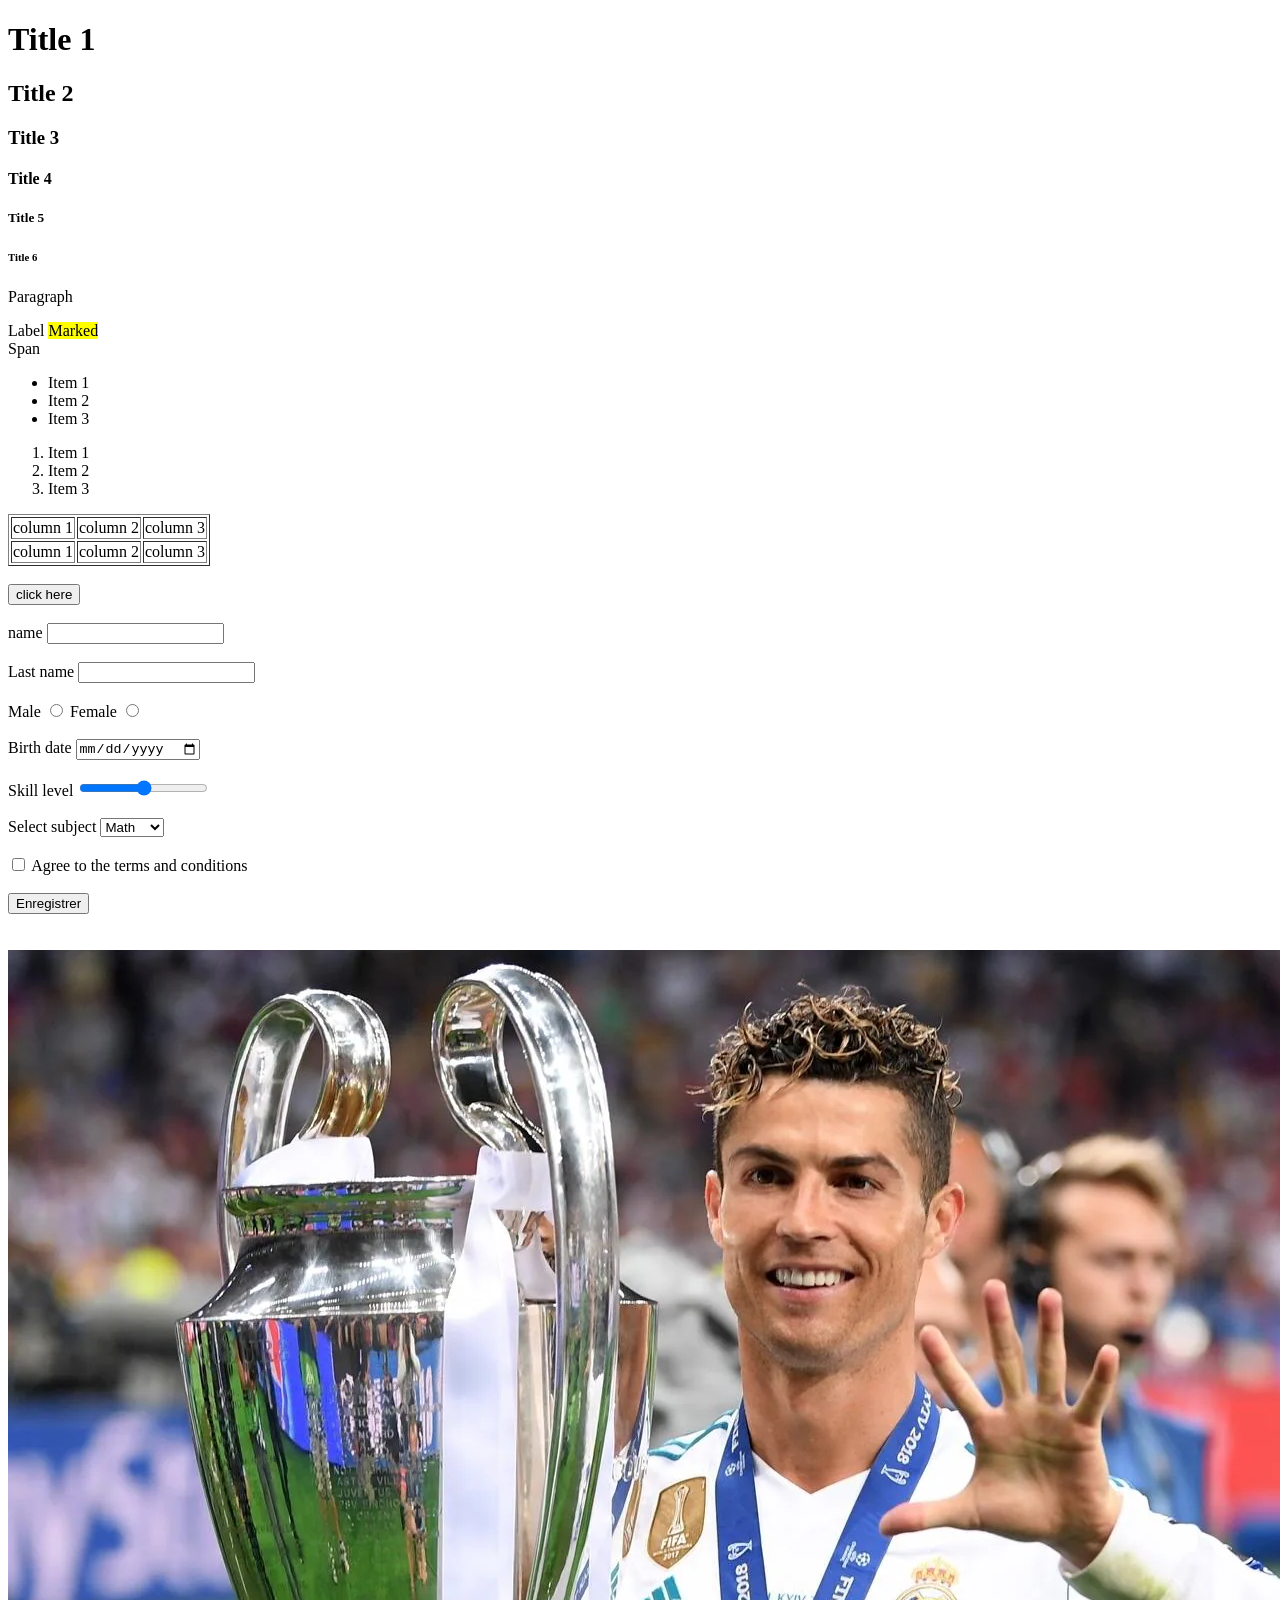
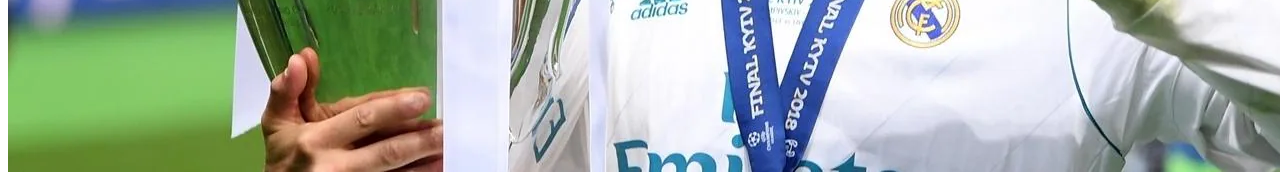
<file: index.html>
<!doctype html>
<html lang="en">
  <head>
    <title>Document</title>
  </head>
  <body>
    <h1>Title 1</h1>
    <h2>Title 2</h2>
    <h3>Title 3</h3>
    <h4>Title 4</h4>
    <h5>Title 5</h5>
    <h6>Title 6</h6>

    <p>Paragraph</p>
    <label>Label</label>
    <mark>Marked</mark>

    <br />

    <span>Span</span>

    <ul>
      <li>Item 1</li>
      <li>Item 2</li>
      <li>Item 3</li>
    </ul>

    <ol>
      <li>Item 1</li>
      <li>Item 2</li>
      <li>Item 3</li>
    </ol>

    <table border="1">
      <tr>
        <td>column 1</td>
        <td>column 2</td>
        <td>column 3</td>
      </tr>

      <tr>
        <td>column 1</td>
        <td>column 2</td>
        <td>column 3</td>
      </tr>
    </table>

    <br />

    <button>click here</button>

    <br /><br />

    <form>
      <label>name</label>
      <input type="text" />
      <br /><br />
      <label>Last name</label>
      <input type="text" />
      <br /><br />
      <label>Male</label>
      <input type="radio" />
      <label>Female</label>
      <input type="radio" />
      <br /><br />
      <label>Birth date</label>
      <input type="date" />
      <br /><br />
      <label>Skill level</label>
      <input type="range" />
      <br /><br />
      <label>Select subject</label>
      <select>
        <option>Math</option>
        <option>Info</option>
        <option>History</option>
      </select>
      <br /><br />
      <input type="checkbox" />
      <label>Agree to the terms and conditions</label>
      <br /><br />
      <input type="submit" value="Enregistrer" />
    </form>

    <br /><br />

    <img src="./images/image.webp" alt="No image" />
  </body>
</html>
</file>
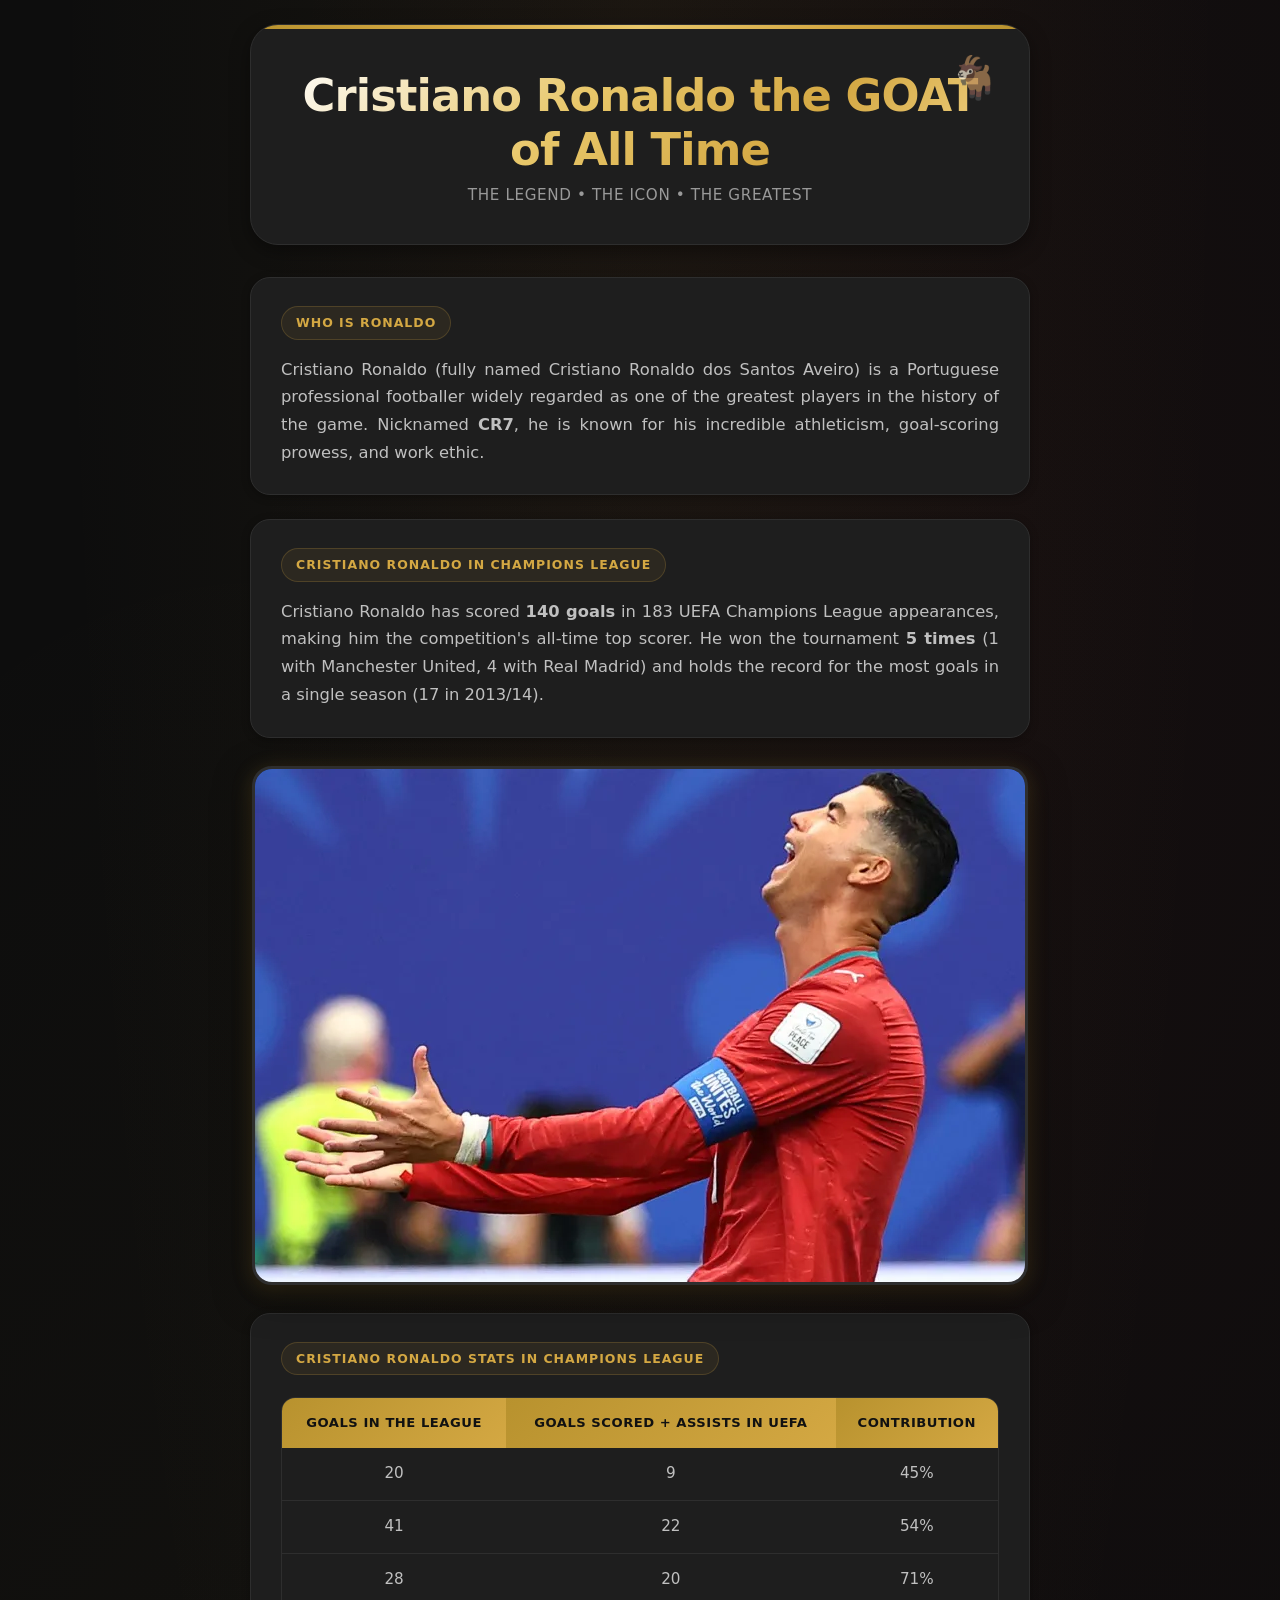
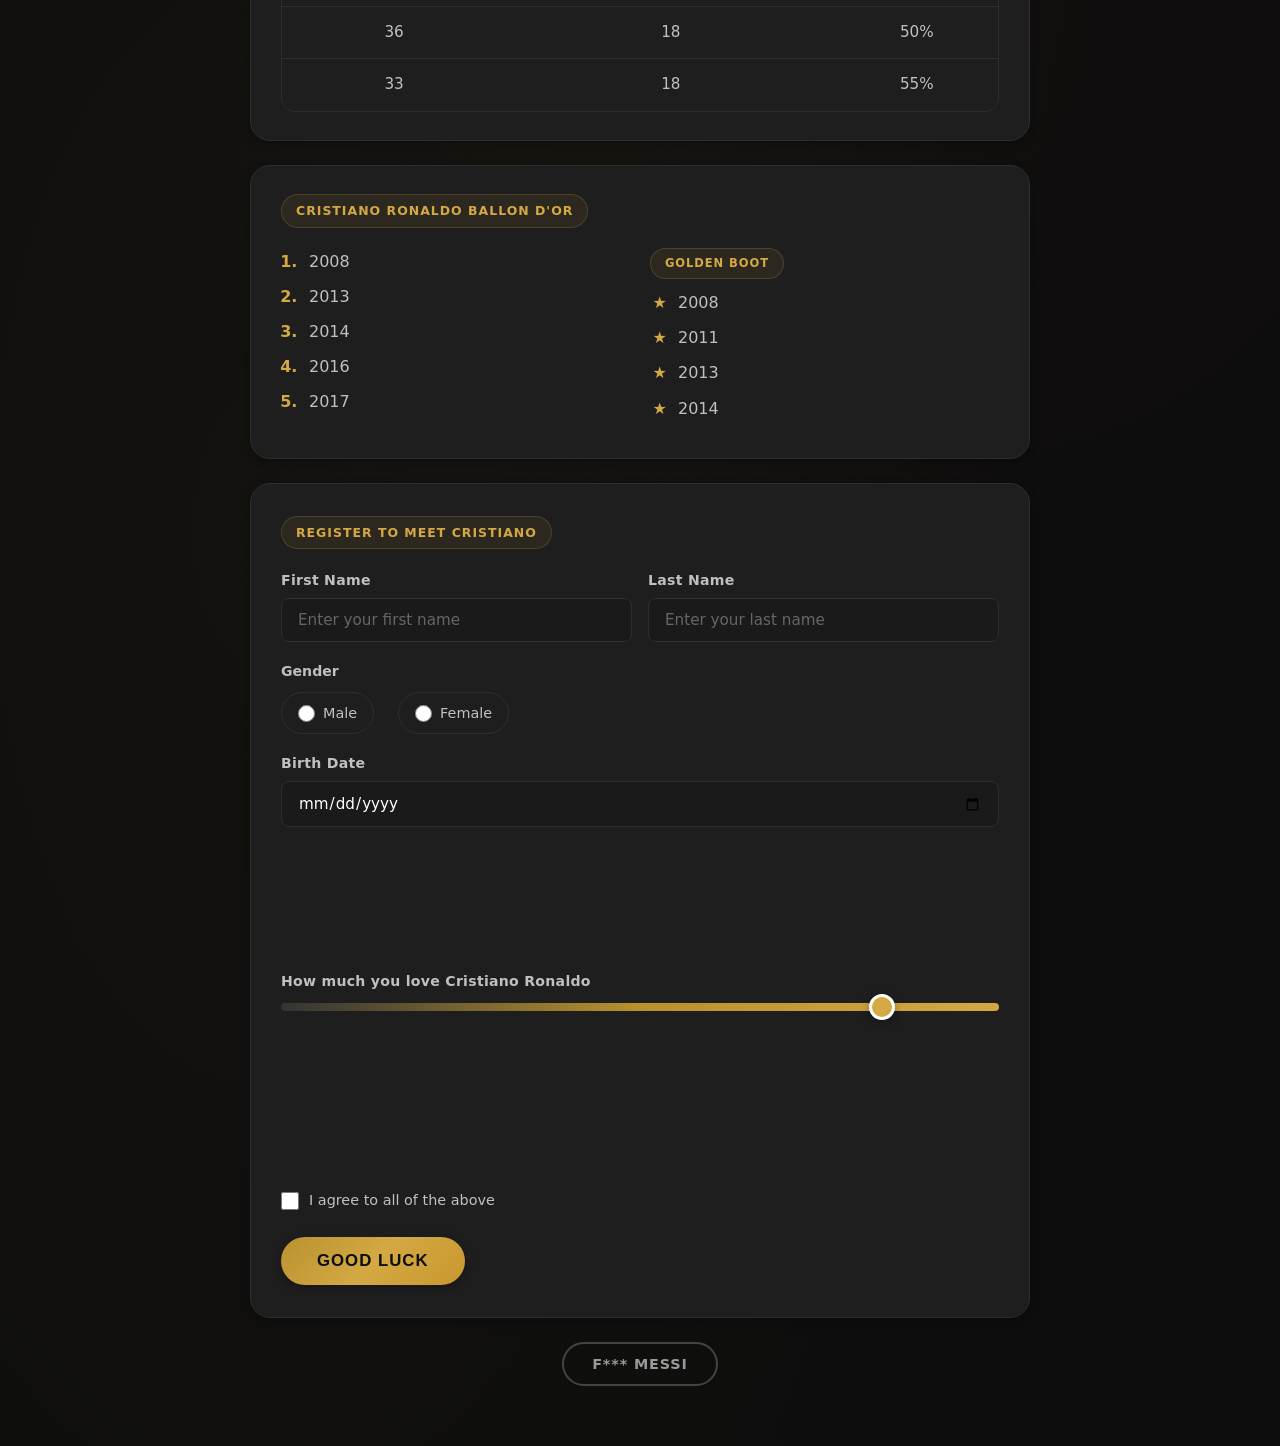
<file: exercice.html>
<!doctype html>
<html lang="en">
  <head>
    <meta charset="UTF-8" />
    <meta name="viewport" content="width=device-width, initial-scale=1.0" />
    <title>Cristiano Ronaldo | The GOAT</title>
    <style>
      :root {
        --bg-primary: #0d0d0d;
        --bg-secondary: #1a1a1a;
        --bg-card: #1e1e1e;
        --bg-card-hover: #252525;
        --gold: #d4a843;
        --gold-light: #e8c76a;
        --gold-dark: #b8922e;
        --text-primary: #f0f0f0;
        --text-secondary: #c0c0c0;
        --text-muted: #999;
        --border: #2e2e2e;
        --accent: #c41e3a;
        --accent-hover: #e0243f;
        --green-accent: #1b5e20;
        --radius-sm: 8px;
        --radius-md: 14px;
        --radius-lg: 20px;
        --radius-xl: 28px;
        --shadow-sm: 0 2px 8px rgba(0, 0, 0, 0.3);
        --shadow-md: 0 6px 20px rgba(0, 0, 0, 0.4);
        --shadow-lg: 0 12px 36px rgba(0, 0, 0, 0.5);
        --shadow-gold: 0 4px 20px rgba(212, 168, 67, 0.25);
        --transition: 0.3s cubic-bezier(0.4, 0, 0.2, 1);
      }

      * {
        margin: 0;
        padding: 0;
        box-sizing: border-box;
      }

      body {
        background-color: var(--bg-primary);
        background-image: radial-gradient(
            ellipse at 50% 0%,
            rgba(212, 168, 67, 0.06) 0%,
            transparent 65%
          ),
          radial-gradient(
            ellipse at 80% 20%,
            rgba(196, 30, 58, 0.04) 0%,
            transparent 55%
          ),
          radial-gradient(
            ellipse at 20% 70%,
            rgba(212, 168, 67, 0.03) 0%,
            transparent 55%
          );
        color: var(--text-primary);
        font-family: 'Segoe UI', system-ui, -apple-system, BlinkMacSystemFont,
          'Helvetica Neue', Arial, sans-serif;
        line-height: 1.7;
        min-height: 100vh;
        padding: 0;
      }

      /* ============ MAIN CONTAINER ============ */
      .page-wrapper {
        max-width: 820px;
        margin: 0 auto;
        padding: 24px 20px 60px;
      }

      /* ============ HERO HEADER ============ */
      .hero-header {
        text-align: center;
        padding: 44px 24px 36px;
        margin-bottom: 32px;
        background: var(--bg-card);
        border-radius: var(--radius-xl);
        border: 1px solid var(--border);
        box-shadow: var(--shadow-md);
        position: relative;
        overflow: hidden;
      }

      .hero-header::before {
        content: '';
        position: absolute;
        top: 0;
        left: 0;
        right: 0;
        height: 4px;
        background: linear-gradient(90deg, var(--gold-dark), var(--gold), var(--gold-light), var(--gold), var(--gold-dark));
        border-radius: var(--radius-xl) var(--radius-xl) 0 0;
      }

      .hero-header::after {
        content: '🐐';
        position: absolute;
        top: 18px;
        right: 28px;
        font-size: 2.6rem;
        opacity: 0.7;
        animation: float 3s ease-in-out infinite;
        pointer-events: none;
      }

      @keyframes float {
        0%,
        100% {
          transform: translateY(0);
        }
        50% {
          transform: translateY(-10px);
        }
      }

      .hero-title {
        font-size: clamp(1.8rem, 4.5vw, 2.8rem);
        font-weight: 800;
        letter-spacing: -0.02em;
        background: linear-gradient(135deg, #ffffff 0%, #e8c76a 40%, #d4a843 70%, #f5d98e 100%);
        -webkit-background-clip: text;
        background-clip: text;
        -webkit-text-fill-color: transparent;
        margin-bottom: 6px;
        line-height: 1.2;
      }

      .hero-subtitle {
        font-size: 0.95rem;
        color: var(--text-muted);
        letter-spacing: 0.04em;
        text-transform: uppercase;
        font-weight: 500;
      }

      /* ============ SECTION CARDS ============ */
      .section-card {
        background: var(--bg-card);
        border: 1px solid var(--border);
        border-radius: var(--radius-lg);
        padding: 28px 30px;
        margin-bottom: 24px;
        box-shadow: var(--shadow-sm);
        transition: all var(--transition);
      }

      .section-card:hover {
        border-color: #3a3a3a;
        box-shadow: var(--shadow-md);
        transform: translateY(-1px);
      }

      .section-label {
        display: inline-block;
        font-size: 0.78rem;
        font-weight: 700;
        text-transform: uppercase;
        letter-spacing: 0.08em;
        color: var(--gold);
        margin-bottom: 10px;
        padding: 5px 14px;
        background: rgba(212, 168, 67, 0.08);
        border-radius: 20px;
        border: 1px solid rgba(212, 168, 67, 0.2);
      }

      .section-card p {
        color: var(--text-secondary);
        font-size: 1.02rem;
        margin-top: 6px;
        text-align: justify;
      }

      /* ============ IMAGE ============ */
      .image-container {
        display: flex;
        justify-content: center;
        margin: 28px 0;
        padding: 0;
      }

      .image-container img {
        max-width: 100%;
        height: auto;
        border-radius: var(--radius-lg);
        box-shadow: var(--shadow-lg), var(--shadow-gold);
        border: 3px solid var(--border);
        transition: all var(--transition);
        display: block;
      }

      .image-container img:hover {
        border-color: var(--gold-dark);
        box-shadow: var(--shadow-lg), 0 8px 32px rgba(212, 168, 67, 0.35);
        transform: scale(1.01);
      }

      /* ============ TABLE ============ */
      .table-wrapper {
        overflow-x: auto;
        margin-top: 12px;
        border-radius: var(--radius-md);
        border: 1px solid var(--border);
      }

      table {
        width: 100%;
        border-collapse: collapse;
        font-size: 0.95rem;
        min-width: 400px;
      }

      table thead th,
      table tr:first-child td {
        background: var(--gold-dark);
        color: #0d0d0d;
        font-weight: 700;
        text-transform: uppercase;
        letter-spacing: 0.04em;
        font-size: 0.82rem;
        padding: 14px 16px;
        text-align: center;
        border: none;
      }

      table tr td {
        padding: 13px 16px;
        text-align: center;
        border-bottom: 1px solid var(--border);
        color: var(--text-secondary);
        background: var(--bg-card);
        transition: background var(--transition);
      }

      table tr:hover td {
        background: var(--bg-card-hover);
        color: #fff;
      }

      table tr:last-child td {
        border-bottom: none;
      }

      /* Highlight the header row */
      table tr:first-child td {
        background: linear-gradient(135deg, #b8922e, #d4a843);
        color: #111;
        font-weight: 700;
      }

      /* ============ LISTS ============ */
      .list-container {
        display: flex;
        flex-wrap: wrap;
        gap: 20px;
        margin-top: 10px;
      }

      .list-block {
        flex: 1 1 200px;
      }

      ol,
      ul {
        padding-left: 22px;
        color: var(--text-secondary);
        font-size: 1rem;
      }

      ol li,
      ul li {
        margin-bottom: 8px;
        padding-left: 6px;
        position: relative;
        transition: color var(--transition);
      }

      ol li:hover,
      ul li:hover {
        color: var(--gold-light);
      }

      ol li::marker {
        color: var(--gold);
        font-weight: 700;
      }

      ul li::marker {
        color: var(--gold);
        content: '★ ';
      }

      /* ============ FORM ============ */
      .form-card {
        background: var(--bg-card);
        border: 1px solid var(--border);
        border-radius: var(--radius-lg);
        padding: 32px 30px;
        margin-bottom: 24px;
        box-shadow: var(--shadow-sm);
        transition: all var(--transition);
      }

      .form-card:hover {
        border-color: #3a3a3a;
        box-shadow: var(--shadow-md);
      }

      .form-card .section-label {
        margin-bottom: 20px;
      }

      form {
        display: flex;
        flex-direction: column;
        gap: 18px;
      }

      .form-row {
        display: flex;
        flex-wrap: wrap;
        gap: 16px;
      }

      .form-group {
        flex: 1 1 200px;
        display: flex;
        flex-direction: column;
        gap: 5px;
      }

      .form-group > label,
      form > label {
        font-weight: 600;
        font-size: 0.88rem;
        color: var(--text-secondary);
        letter-spacing: 0.02em;
      }

      input[type='text'],
      input[type='date'] {
        background: var(--bg-secondary);
        border: 1px solid var(--border);
        border-radius: var(--radius-sm);
        padding: 12px 16px;
        color: #fff;
        font-size: 0.95rem;
        font-family: inherit;
        transition: all var(--transition);
        width: 100%;
      }

      input[type='text']:focus,
      input[type='date']:focus {
        outline: none;
        border-color: var(--gold);
        box-shadow: 0 0 0 3px rgba(212, 168, 67, 0.12);
        background: #1f1f1f;
      }

      input[type='text']::placeholder {
        color: #666;
      }

      /* Radio buttons */
      .radio-group {
        display: flex;
        gap: 24px;
        flex-wrap: wrap;
        align-items: center;
      }

      .radio-option {
        display: flex;
        align-items: center;
        gap: 8px;
        cursor: pointer;
        padding: 8px 16px;
        border-radius: 25px;
        border: 1px solid var(--border);
        transition: all var(--transition);
        user-select: none;
      }

      .radio-option:hover {
        border-color: #555;
        background: var(--bg-secondary);
      }

      .radio-option input[type='radio'] {
        accent-color: var(--gold);
        width: 17px;
        height: 17px;
        cursor: pointer;
      }

      .radio-option label {
        cursor: pointer;
        font-size: 0.9rem;
        color: var(--text-secondary);
      }

      /* Range slider */
      input[type='range'] {
        -webkit-appearance: none;
        appearance: none;
        width: 100%;
        height: 8px;
        border-radius: 10px;
        background: linear-gradient(90deg, #333, var(--gold-dark), var(--gold));
        outline: none;
        cursor: pointer;
        margin-top: 4px;
      }

      input[type='range']::-webkit-slider-thumb {
        -webkit-appearance: none;
        appearance: none;
        width: 26px;
        height: 26px;
        border-radius: 50%;
        background: var(--gold);
        border: 3px solid #fff;
        cursor: pointer;
        box-shadow: var(--shadow-sm);
        transition: all var(--transition);
      }

      input[type='range']::-webkit-slider-thumb:hover {
        background: var(--gold-light);
        transform: scale(1.1);
        box-shadow: var(--shadow-gold);
      }

      /* Checkbox */
      .checkbox-row {
        display: flex;
        align-items: center;
        gap: 10px;
      }

      .checkbox-row input[type='checkbox'] {
        accent-color: var(--gold);
        width: 18px;
        height: 18px;
        cursor: pointer;
      }

      .checkbox-row label {
        cursor: pointer;
        font-size: 0.9rem;
        color: var(--text-secondary);
      }

      /* Submit button */
      input[type='submit'] {
        background: linear-gradient(135deg, var(--gold-dark), var(--gold), #c9972e);
        color: #0d0d0d;
        border: none;
        padding: 14px 36px;
        font-size: 1.05rem;
        font-weight: 700;
        text-transform: uppercase;
        letter-spacing: 0.06em;
        border-radius: 30px;
        cursor: pointer;
        transition: all var(--transition);
        box-shadow: var(--shadow-sm);
        align-self: flex-start;
        margin-top: 6px;
      }

      input[type='submit']:hover {
        background: linear-gradient(135deg, #c9972e, #e8c76a, #d4a843);
        box-shadow: var(--shadow-gold), var(--shadow-md);
        transform: translateY(-2px);
      }

      input[type='submit']:active {
        transform: scale(0.97);
        transition: transform 0.1s;
      }

      /* ============ BUTTONS ============ */
      .button-row {
        display: flex;
        flex-wrap: wrap;
        gap: 14px;
        margin-top: 8px;
      }

      .btn-messi {
        background: transparent;
        color: var(--text-muted);
        border: 2px solid #444;
        padding: 12px 28px;
        font-size: 0.9rem;
        font-weight: 700;
        text-transform: uppercase;
        letter-spacing: 0.06em;
        border-radius: 30px;
        cursor: pointer;
        transition: all var(--transition);
        font-family: inherit;
      }

      .btn-messi:hover {
        border-color: var(--accent);
        color: var(--accent-hover);
        background: rgba(196, 30, 58, 0.06);
        box-shadow: 0 4px 16px rgba(196, 30, 58, 0.2);
        transform: translateY(-2px);
      }

      .btn-messi:active {
        transform: scale(0.95);
      }

      /* ============ RESPONSIVE ============ */
      @media (max-width: 600px) {
        .page-wrapper {
          padding: 12px 10px 40px;
        }

        .hero-header {
          padding: 28px 16px 24px;
          border-radius: var(--radius-lg);
        }

        .hero-header::after {
          font-size: 1.8rem;
          top: 10px;
          right: 14px;
        }

        .section-card,
        .form-card {
          padding: 20px 16px;
          border-radius: var(--radius-md);
        }

        .hero-title {
          font-size: 1.5rem;
        }

        table {
          font-size: 0.78rem;
        }

        table tr:first-child td,
        table thead th {
          font-size: 0.7rem;
          padding: 10px 8px;
        }

        table tr td {
          padding: 10px 8px;
        }

        .form-row {
          flex-direction: column;
          gap: 14px;
        }

        input[type='submit'] {
          width: 100%;
          text-align: center;
          padding: 14px;
        }

        .radio-group {
          gap: 10px;
        }

        .radio-option {
          padding: 6px 12px;
          font-size: 0.82rem;
        }

        .list-container {
          flex-direction: column;
          gap: 12px;
        }
      }

      @media (max-width: 380px) {
        .hero-title {
          font-size: 1.3rem;
        }

        .section-label {
          font-size: 0.7rem;
          padding: 4px 10px;
        }
      }
    </style>
  </head>
  <body>
    <div class="page-wrapper">
      <!-- ========== HERO HEADER ========== -->
      <header class="hero-header">
        <h1 class="hero-title">Cristiano Ronaldo the GOAT of All Time</h1>
        <p class="hero-subtitle">The Legend • The Icon • The Greatest</p>
      </header>

      <!-- ========== WHO IS RONALDO ========== -->
      <section class="section-card">
        <span class="section-label">Who is Ronaldo</span>
        <p>
          Cristiano Ronaldo (fully named Cristiano Ronaldo dos Santos Aveiro) is a
          Portuguese professional footballer widely regarded as one of the greatest
          players in the history of the game. Nicknamed <strong>CR7</strong>, he is known for his
          incredible athleticism, goal-scoring prowess, and work ethic.
        </p>
      </section>

      <!-- ========== CHAMPIONS LEAGUE ========== -->
      <section class="section-card">
        <span class="section-label">Cristiano Ronaldo in Champions League</span>
        <p>
          Cristiano Ronaldo has scored <strong>140 goals</strong> in 183 UEFA Champions League
          appearances, making him the competition's all-time top scorer. He won the
          tournament <strong>5 times</strong> (1 with Manchester United, 4 with Real Madrid) and
          holds the record for the most goals in a single season (17 in 2013/14).
        </p>
      </section>

      <!-- ========== IMAGE ========== -->
      <div class="image-container">
        <img src="./images/image2.webp" alt="Cristiano Ronaldo celebrating a goal" loading="lazy" />
      </div>

      <!-- ========== STATS TABLE ========== -->
      <section class="section-card">
        <span class="section-label">Cristiano Ronaldo Stats in Champions League</span>
        <div class="table-wrapper">
          <table>
            <tr>
              <td><strong>Goals in the League</strong></td>
              <td><strong>Goals Scored + Assists in UEFA</strong></td>
              <td><strong>Contribution</strong></td>
            </tr>
            <tr>
              <td>20</td>
              <td>9</td>
              <td>45%</td>
            </tr>
            <tr>
              <td>41</td>
              <td>22</td>
              <td>54%</td>
            </tr>
            <tr>
              <td>28</td>
              <td>20</td>
              <td>71%</td>
            </tr>
            <tr>
              <td>36</td>
              <td>18</td>
              <td>50%</td>
            </tr>
            <tr>
              <td>33</td>
              <td>18</td>
              <td>55%</td>
            </tr>
          </table>
        </div>
      </section>

      <!-- ========== AWARDS LISTS ========== -->
      <section class="section-card">
        <span class="section-label">Cristiano Ronaldo Ballon d'Or</span>
        <div class="list-container">
          <div class="list-block">
            <ol>
              <li>2008</li>
              <li>2013</li>
              <li>2014</li>
              <li>2016</li>
              <li>2017</li>
            </ol>
          </div>
          <div class="list-block">
            <span class="section-label" style="margin-top: 0; font-size: 0.72rem;">Golden Boot</span>
            <ul>
              <li>2008</li>
              <li>2011</li>
              <li>2013</li>
              <li>2014</li>
            </ul>
          </div>
        </div>
      </section>

      <!-- ========== REGISTRATION FORM ========== -->
      <section class="form-card">
        <span class="section-label">Register to Meet Cristiano</span>
        <form>
          <div class="form-row">
            <div class="form-group">
              <label for="firstName">First Name</label>
              <input type="text" id="firstName" placeholder="Enter your first name" />
            </div>
            <div class="form-group">
              <label for="lastName">Last Name</label>
              <input type="text" id="lastName" placeholder="Enter your last name" />
            </div>
          </div>

          <div>
            <label style="display: block; margin-bottom: 8px; font-weight: 600; font-size: 0.88rem; color: var(--text-secondary);">Gender</label>
            <div class="radio-group">
              <span class="radio-option">
                <input type="radio" id="male" name="gender" value="male" />
                <label for="male">Male</label>
              </span>
              <span class="radio-option">
                <input type="radio" id="female" name="gender" value="female" />
                <label for="female">Female</label>
              </span>
            </div>
          </div>

          <div class="form-group">
            <label for="birthDate">Birth Date</label>
            <input type="date" id="birthDate" />
          </div>

          <div class="form-group">
            <label for="loveRange">How much you love Cristiano Ronaldo</label>
            <input type="range" id="loveRange" min="0" max="100" value="85" />
          </div>

          <div class="checkbox-row">
            <input type="checkbox" id="agree" />
            <label for="agree">I agree to all of the above</label>
          </div>

          <input type="submit" value="Good Luck" />
        </form>
      </section>

      <!-- ========== EXTRA BUTTON ========== -->
      <div class="button-row" style="justify-content: center; margin-top: 8px;">
        <button class="btn-messi">F*** Messi</button>
      </div>
    </div>
  </body>
</html>
</file>
